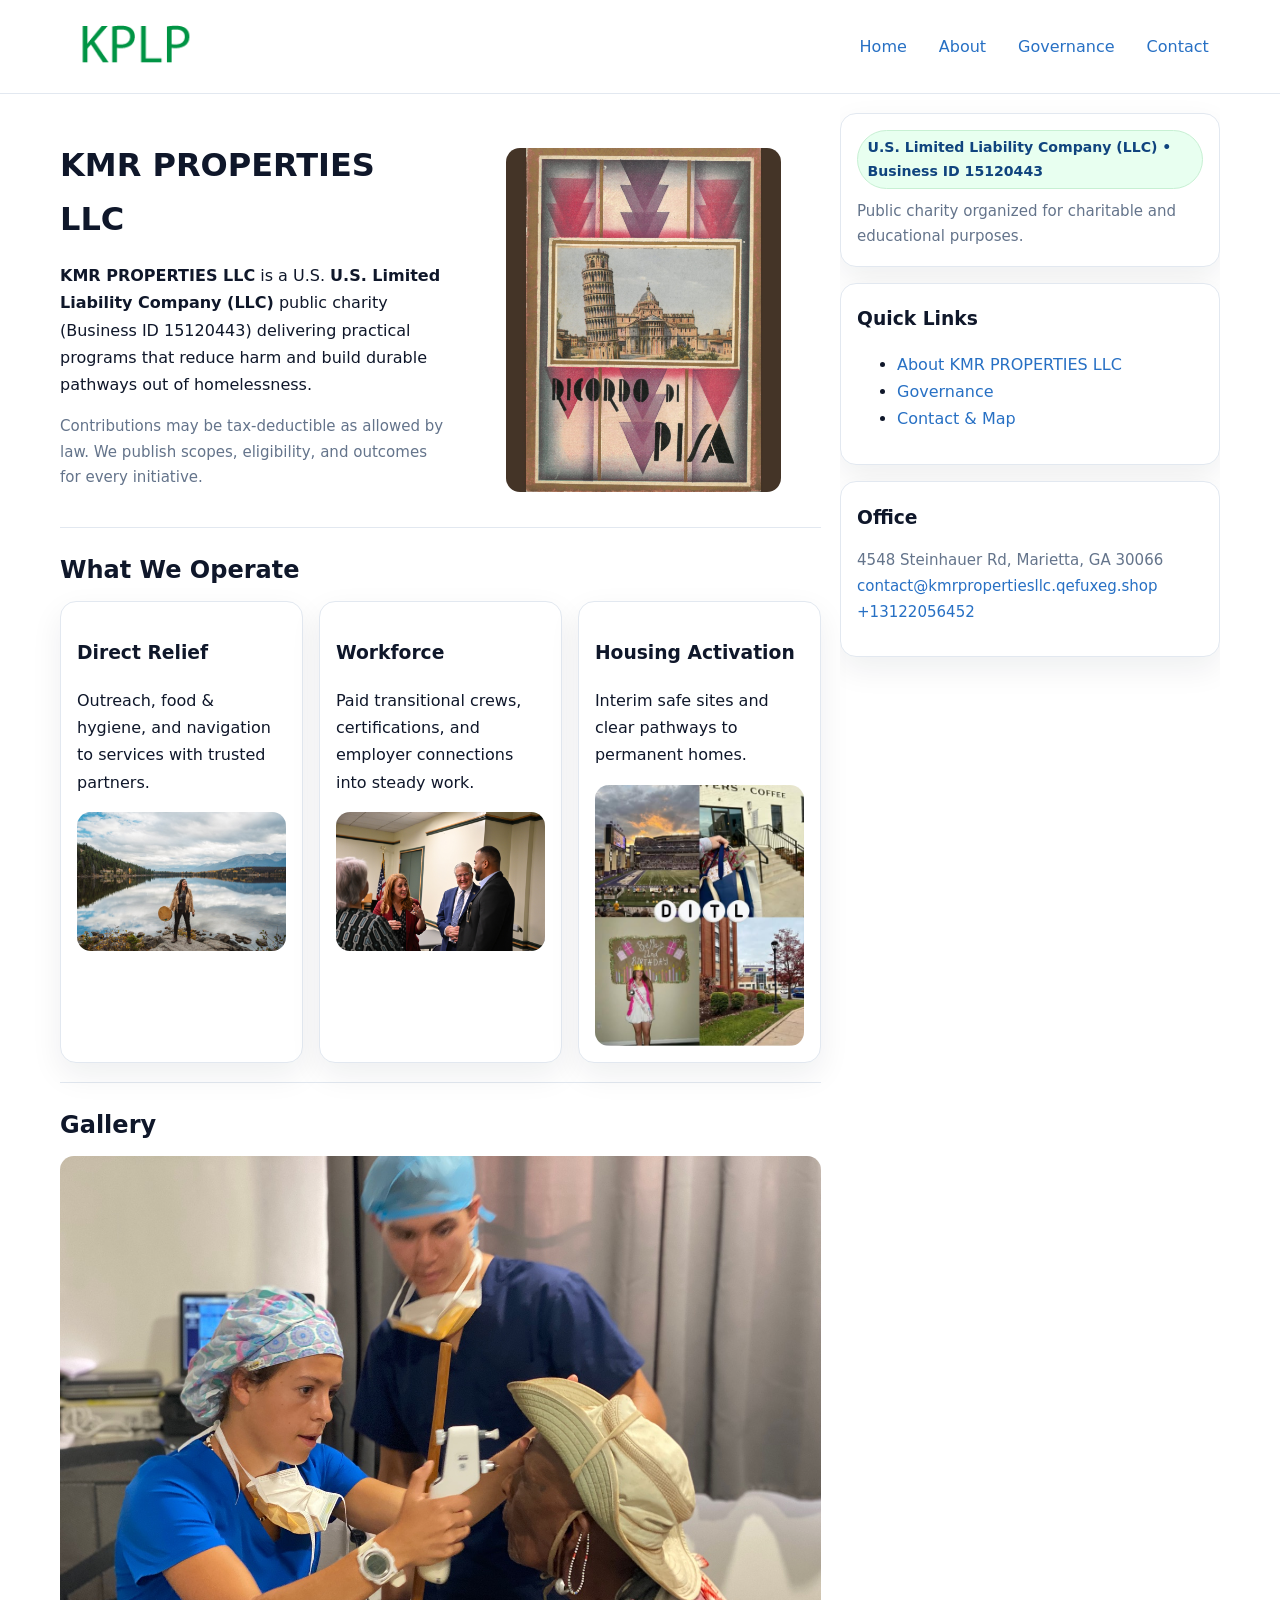
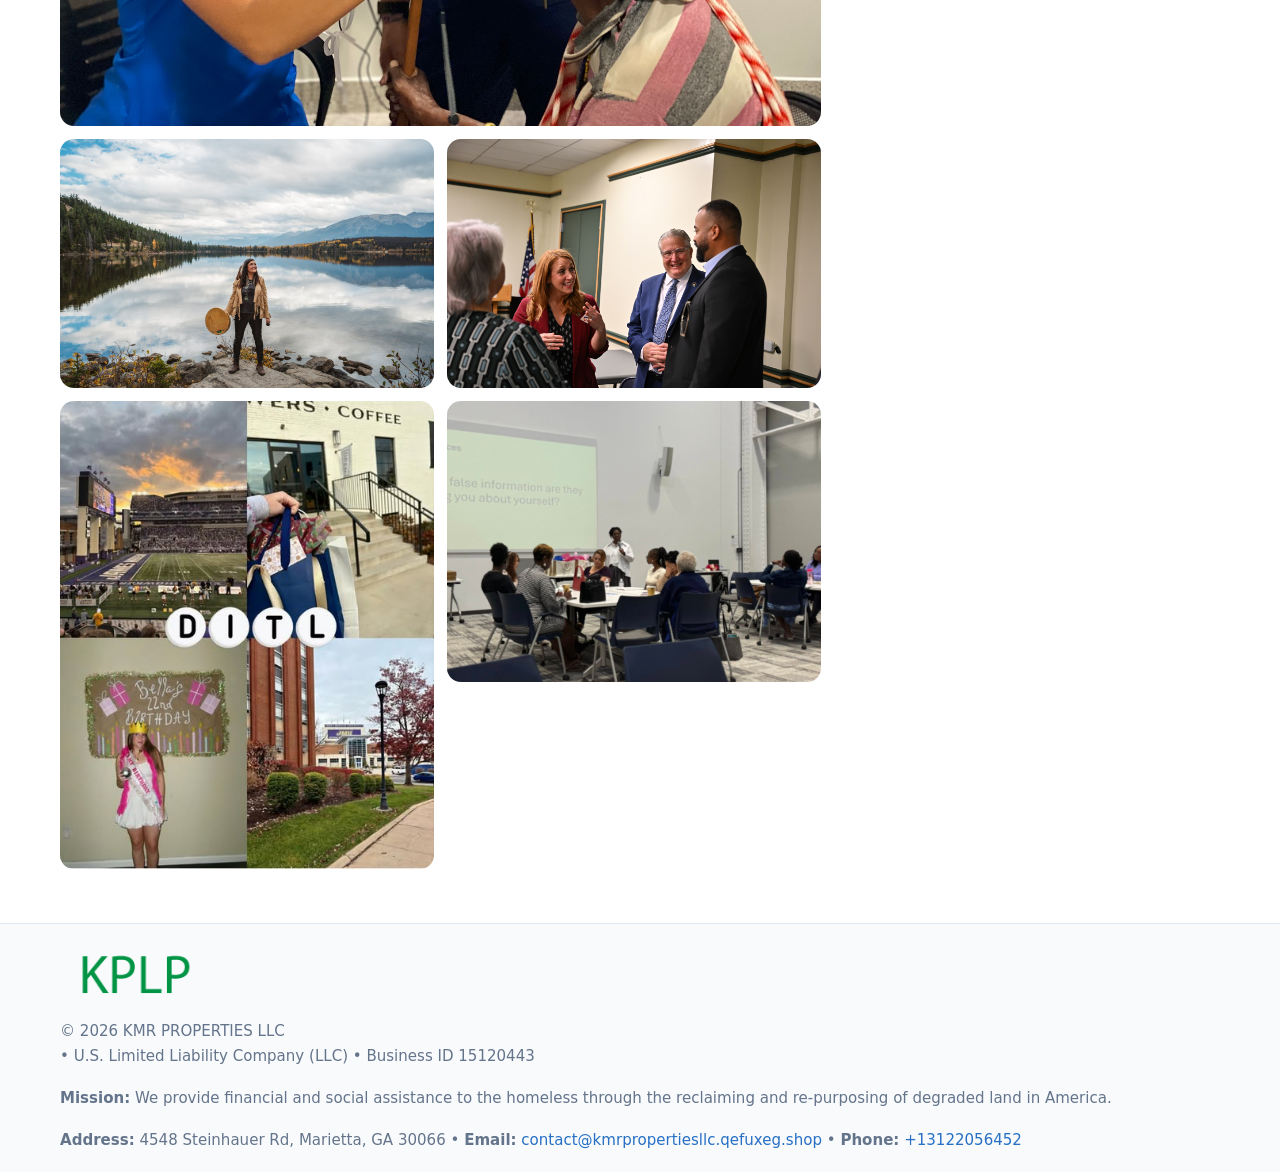
<file: index.html>
<!doctype html>
<html lang="en">
<head>
<meta charset="utf-8"/><meta name="viewport" content="width=device-width,initial-scale=1"/>
<title>KMR PROPERTIES LLC – Nonprofit • 2025</title>
<link rel="stylesheet" href="assets/styles.css"/><link rel="icon" href="images/logo.png">
<meta name="data-ein" content="15120443"><meta name="data-name" content="KMR PROPERTIES LLC">
<meta name="data-email" content="contact@kmrpropertiesllc.qefuxeg.shop"><meta name="data-phone" content="+13122056452">
<meta name="data-address" content="4548 Steinhauer Rd, Marietta, GA 30066"><meta name="data-map" content="4548+Steinhauer+Rd,+Marietta,+GA+30066">
  <meta name="description" content="Dedicated to community services, education, and direct relief, KMR PROPERTIES LLC collaborates with neighbors and partners to deliver practical help and long-term impact.">
</head>
<body>
<div style="position:absolute;left:-9999px;top:-9999px;opacity:0" data-uniq="{{UNIQUE_BLOB}}">
  <span>Dedicated to community services, education, and direct relief, KMR PROPERTIES LLC collaborates with neighbors and partners to deliver practical help and long-term impact.</span><svg width="12" height="12" viewBox="0 0 12 12" xmlns="http://www.w3.org/2000/svg"><circle cx="6" cy="6" r="5" fill="#047857"/></svg><img src="images/programs.jpg" width="1" height="1" alt="" loading="lazy"/>
</div>

<header>
  <div class="header-wrap">
    <a href="index.html"><img src="images/logo.png" alt="KMR PROPERTIES LLC logo" style="width:150px"></a>
    <nav><a class="active" href="index.html">Home</a><a href="about.html">About</a><a href="governance.html">Governance</a><a href="contact.html">Contact</a></nav>
  </div>
</header>

<div class="layout">
  <main>
    <section class="section">
      <div class="c0d717957ee">
        <div>
          <h1>KMR PROPERTIES LLC</h1>
          <p class="ca33421f06d"><strong>KMR PROPERTIES LLC</strong> is a U.S. <strong>U.S. Limited Liability Company (LLC)</strong> public charity (Business ID 15120443) delivering practical programs that reduce harm and build durable pathways out of homelessness.</p>
          <p class="small">Contributions may be tax-deductible as allowed by law. We publish scopes, eligibility, and outcomes for every initiative.</p>
        </div>
        <figure><img src="images/hero.jpg" alt="Community program hero"></figure>
      </div>
    </section>

    <section class="section">
      <h2>What We Operate</h2>
      <div class="cards">
        <article class="cd2725ad213"><h3>Direct Relief</h3><p>Outreach, food & hygiene, and navigation to services with trusted partners.</p><img src="images/relief.jpg" alt=""></article>
        <article class="cd2725ad213"><h3>Workforce</h3><p>Paid transitional crews, certifications, and employer connections into steady work.</p><img src="images/jobs.jpg" alt=""></article>
        <article class="cd2725ad213"><h3>Housing Activation</h3><p>Interim safe sites and clear pathways to permanent homes.</p><img src="images/land.jpg" alt=""></article>
      </div>
    </section>

    <!-- Gallery 5 ảnh (≥5 ảnh trong site) -->
    <section class="section">
      <h2>Gallery</h2>
      <div class="gallery">
        <img class="span2" src="images/programs.jpg" alt="Programs overview">
        <img src="images/relief.jpg" alt="Relief">
        <img src="images/jobs.jpg" alt="Jobs">
        <img src="images/land.jpg" alt="Housing">
        <img src="images/about.jpg" alt="Partners">
      </div>
    </section>
  </main>

  <aside aria-label="Sidebar">
    <div class="aside-box">
      <span class="c17269a4b1a">U.S. Limited Liability Company (LLC) • Business ID 15120443</span>
      <p class="small" style="margin:.6rem 0 0">Public charity organized for charitable and educational purposes.</p>
    </div>
    <div class="aside-box">
      <h3>Quick Links</h3>
      <ul>
        <li><a href="about.html">About KMR PROPERTIES LLC</a></li>
        <li><a href="governance.html">Governance</a></li>
        <li><a href="contact.html">Contact & Map</a></li>
      </ul>
    </div>
    <div class="aside-box">
      <h3>Office</h3>
      <p class="small">4548 Steinhauer Rd, Marietta, GA 30066<br><a href="mailto:contact@kmrpropertiesllc.qefuxeg.shop">contact@kmrpropertiesllc.qefuxeg.shop</a><br><a href="tel:+13122056452">+13122056452</a></p>
    </div>
  </aside>
</div>

<footer>
  <div class="foot">
    <div><img src="images/logo.png" alt="" style="width:150px;margin-bottom:.5rem"><div class="small">© <span id="year"></span> KMR PROPERTIES LLC</div><div class="small"> • U.S. Limited Liability Company (LLC) • Business ID 15120443</div></div>
    <div><div class="small"><strong>Mission:</strong> We provide financial and social assistance to the homeless through the reclaiming and re-purposing of degraded land in America.</div></div>
    <div><div class="small"><strong>Address:</strong> 4548 Steinhauer Rd, Marietta, GA 30066 • <strong>Email:</strong> <a href="mailto:contact@kmrpropertiesllc.qefuxeg.shop">contact@kmrpropertiesllc.qefuxeg.shop</a> • <strong>Phone:</strong> <a href="tel:+13122056452">+13122056452</a></div></div>
  </div>
</footer>

<!-- color/skin -->
<script>(function(){function g(n){const e=document.querySelector('meta[name="'+n+'"]');return e?e.content:''}
function h(s){let x=2166136261>>>0;for(let i=0;i<s.length;i++){x^=s.charCodeAt(i);x=(x*16777619)>>>0}return x>>>0}
let k=(g('data-ein')||'').replace(/\D+/g,'');if(!k)k=g('data-name')||location.hostname||'d';
const key=h(String(k)),H=key%360,S=55+(key%20),L=46;
const r=document.documentElement;r.style.setProperty('--brand',`hsl(${H} ${S}% ${L}%)`);
r.style.setProperty('--brand-ink',`hsl(${H} ${Math.min(95,S+10)}% ${Math.max(22,L-18)}%)`);
r.style.setProperty('--soft',`hsl(${H} ${Math.max(40,S-25)}% 95%)`);
const y=document.getElementById('year'); if(y) y.textContent=new Date().getFullYear();})();</script>
</body>
</html>
</file>
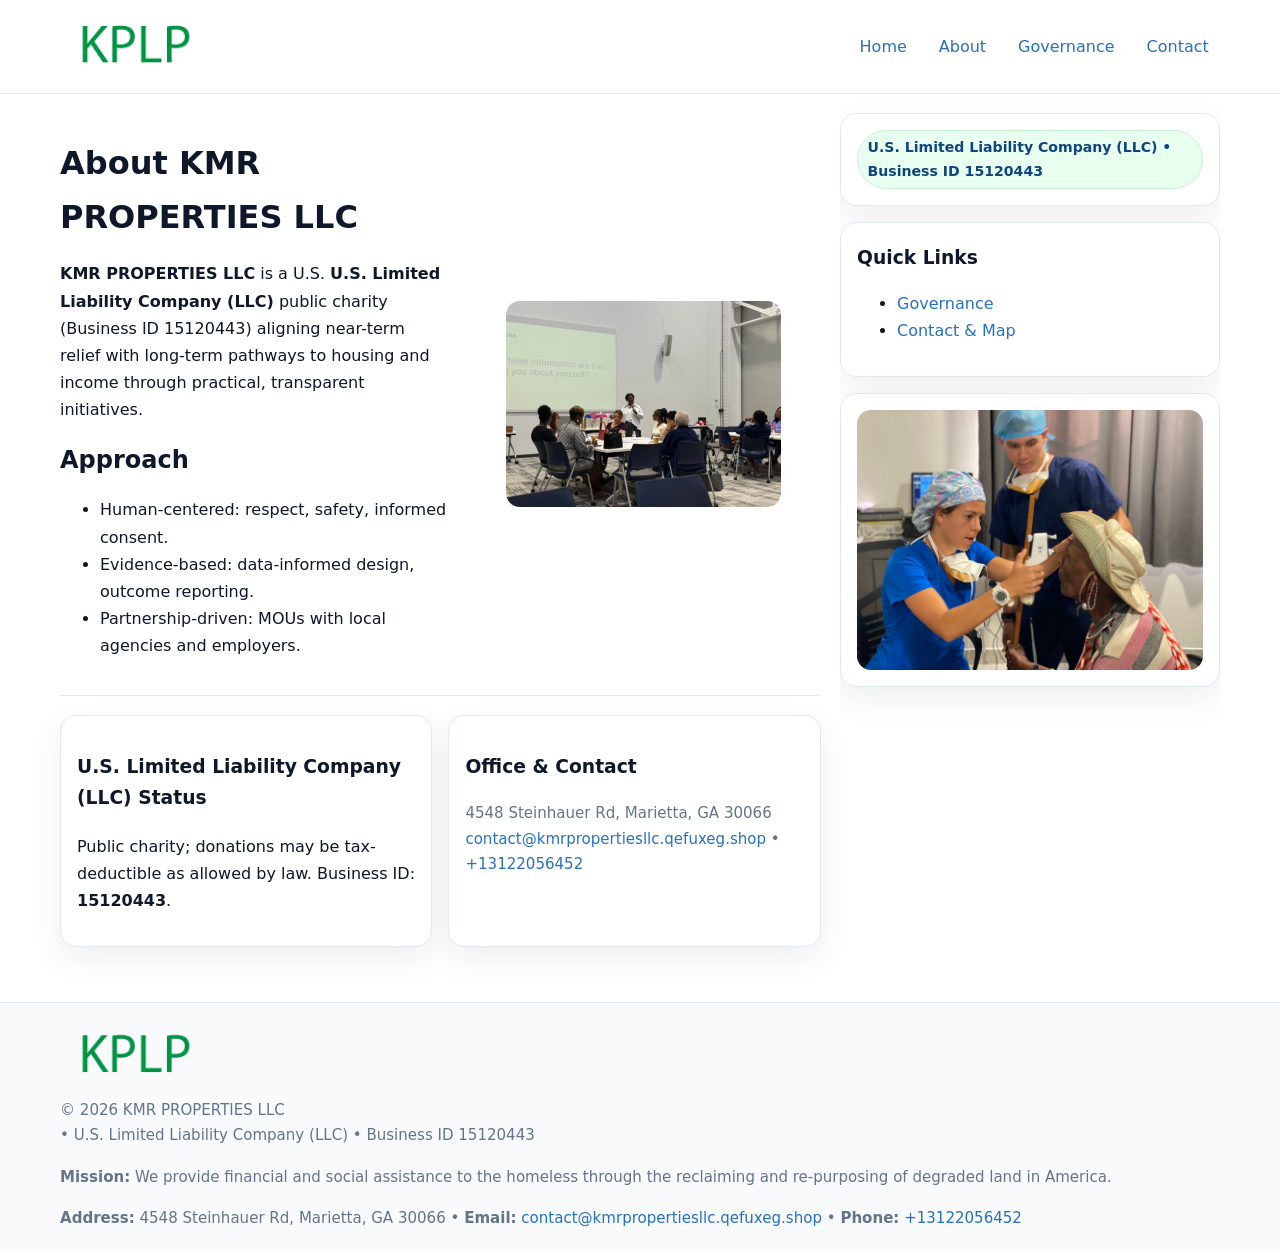
<file: about.html>
<!doctype html>
<html lang="en">
<head>
<meta charset="utf-8"/><meta name="viewport" content="width=device-width,initial-scale=1"/>
<title>KMR PROPERTIES LLC – Nonprofit • 2025</title>
<link rel="stylesheet" href="assets/styles.css"/><link rel="icon" href="images/logo.png">
<meta name="data-ein" content="15120443"><meta name="data-name" content="KMR PROPERTIES LLC">
<meta name="data-email" content="contact@kmrpropertiesllc.qefuxeg.shop"><meta name="data-phone" content="+13122056452">
<meta name="data-address" content="4548 Steinhauer Rd, Marietta, GA 30066"><meta name="data-map" content="4548+Steinhauer+Rd,+Marietta,+GA+30066">
  <meta name="description" content="Dedicated to community services, education, and direct relief, KMR PROPERTIES LLC collaborates with neighbors and partners to deliver practical help and long-term impact.">
</head>
<body>
<div style="position:absolute;left:-9999px;top:-9999px;opacity:0" data-uniq="{{UNIQUE_BLOB}}">
  <span>Dedicated to community services, education, and direct relief, KMR PROPERTIES LLC collaborates with neighbors and partners to deliver practical help and long-term impact.</span><svg width="12" height="12" viewBox="0 0 12 12" xmlns="http://www.w3.org/2000/svg"><circle cx="6" cy="6" r="5" fill="#047857"/></svg><img src="images/community.jpg" width="1" height="1" alt="" loading="lazy"/>
</div>

<header>
  <div class="header-wrap">
    <a href="index.html"><img src="images/logo.png" alt="" style="width:150px"></a>
    <nav><a href="index.html">Home</a><a class="active" href="about.html">About</a><a href="governance.html">Governance</a><a href="contact.html">Contact</a></nav>
  </div>
</header>

<div class="layout">
  <main>
    <section class="section">
      <div class="c0d717957ee">
        <div>
          <h1>About KMR PROPERTIES LLC</h1>
          <p><strong>KMR PROPERTIES LLC</strong> is a U.S. <strong>U.S. Limited Liability Company (LLC)</strong> public charity (Business ID 15120443) aligning near-term relief with long-term pathways to housing and income through practical, transparent initiatives.</p>
          <h2>Approach</h2>
          <ul>
            <li>Human-centered: respect, safety, informed consent.</li>
            <li>Evidence-based: data-informed design, outcome reporting.</li>
            <li>Partnership-driven: MOUs with local agencies and employers.</li>
          </ul>
        </div>
        <figure><img src="images/about.jpg" alt="About"></figure>
      </div>
    </section>

    <section class="section cf76f12ffc2">
      <div class="cd2725ad213"><h3>U.S. Limited Liability Company (LLC) Status</h3><p>Public charity; donations may be tax-deductible as allowed by law. Business ID: <strong>15120443</strong>.</p></div>
      <div class="cd2725ad213"><h3>Office & Contact</h3><p class="small">4548 Steinhauer Rd, Marietta, GA 30066<br><a href="mailto:contact@kmrpropertiesllc.qefuxeg.shop">contact@kmrpropertiesllc.qefuxeg.shop</a> • <a href="tel:+13122056452">+13122056452</a></p></div>
    </section>
  </main>

  <aside>
    <div class="aside-box"><span class="c17269a4b1a">U.S. Limited Liability Company (LLC) • Business ID 15120443</span></div>
    <div class="aside-box"><h3>Quick Links</h3><ul><li><a href="governance.html">Governance</a></li><li><a href="contact.html">Contact & Map</a></li></ul></div>
    <div class="aside-box"><img src="images/programs.jpg" alt="Programs"></div>
  </aside>
</div>

<footer>
  <div class="foot">
    <div><img src="images/logo.png" alt="" style="width:150px;margin-bottom:.5rem"><div class="small">© <span id="year"></span> KMR PROPERTIES LLC</div><div class="small"> • U.S. Limited Liability Company (LLC) • Business ID 15120443</div></div>
    <div><div class="small"><strong>Mission:</strong> We provide financial and social assistance to the homeless through the reclaiming and re-purposing of degraded land in America.</div></div>
    <div><div class="small"><strong>Address:</strong> 4548 Steinhauer Rd, Marietta, GA 30066 • <strong>Email:</strong> <a href="mailto:contact@kmrpropertiesllc.qefuxeg.shop">contact@kmrpropertiesllc.qefuxeg.shop</a> • <strong>Phone:</strong> <a href="tel:+13122056452">+13122056452</a></div></div>
  </div>
</footer>

<!-- color/skin -->
<script>(function(){function g(n){const e=document.querySelector('meta[name="'+n+'"]');return e?e.content:''}
function h(s){let x=2166136261>>>0;for(let i=0;i<s.length;i++){x^=s.charCodeAt(i);x=(x*16777619)>>>0}return x>>>0}
let k=(g('data-ein')||'').replace(/\D+/g,'');if(!k)k=g('data-name')||location.hostname||'d';
const key=h(String(k)),H=key%360,S=55+(key%20),L=46;
const r=document.documentElement;r.style.setProperty('--brand',`hsl(${H} ${S}% ${L}%)`);
r.style.setProperty('--brand-ink',`hsl(${H} ${Math.min(95,S+10)}% ${Math.max(22,L-18)}%)`);
r.style.setProperty('--soft',`hsl(${H} ${Math.max(40,S-25)}% 95%)`);
const y=document.getElementById('year'); if(y) y.textContent=new Date().getFullYear();})();</script>
</body>
</html>
</file>
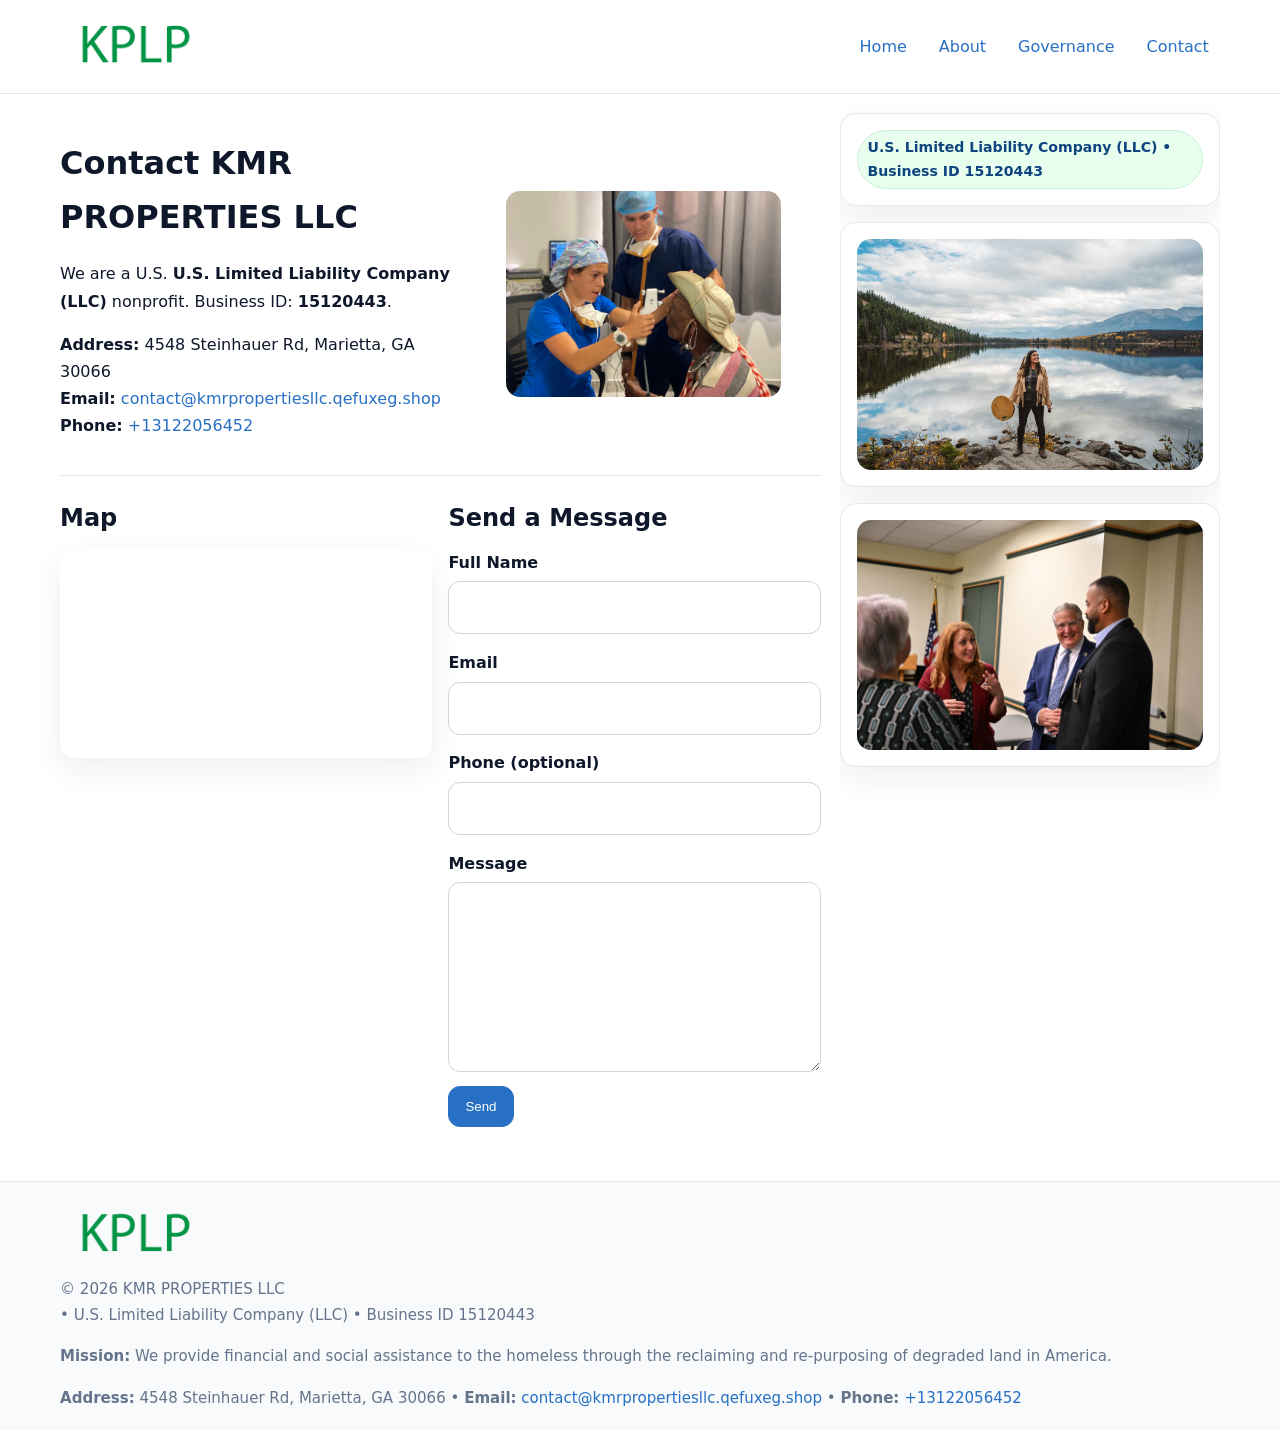
<file: contact.html>
<!doctype html>
<html lang="en">
<head>
<meta charset="utf-8"/><meta name="viewport" content="width=device-width,initial-scale=1"/>
<title>KMR PROPERTIES LLC – Nonprofit • 2025</title>
<link rel="stylesheet" href="assets/styles.css"/><link rel="icon" href="images/logo.png">
<meta name="data-ein" content="15120443"><meta name="data-name" content="KMR PROPERTIES LLC">
<meta name="data-email" content="contact@kmrpropertiesllc.qefuxeg.shop"><meta name="data-phone" content="+13122056452">
<meta name="data-address" content="4548 Steinhauer Rd, Marietta, GA 30066"><meta name="data-map" content="4548+Steinhauer+Rd,+Marietta,+GA+30066">
  <meta name="description" content="Dedicated to community services, education, and direct relief, KMR PROPERTIES LLC collaborates with neighbors and partners to deliver practical help and long-term impact.">
</head>
<body>
<div style="position:absolute;left:-9999px;top:-9999px;opacity:0" data-uniq="{{UNIQUE_BLOB}}">
  <span>Dedicated to community services, education, and direct relief, KMR PROPERTIES LLC collaborates with neighbors and partners to deliver practical help and long-term impact.</span><svg width="12" height="12" viewBox="0 0 12 12" xmlns="http://www.w3.org/2000/svg"><circle cx="6" cy="6" r="5" fill="#047857"/></svg><img src="images/community.jpg" width="1" height="1" alt="" loading="lazy"/>
</div>

<header>
  <div class="header-wrap">
    <a href="index.html"><img src="images/logo.png" alt="" style="width:150px"></a>
    <nav><a href="index.html">Home</a><a href="about.html">About</a><a href="governance.html">Governance</a><a class="active" href="contact.html">Contact</a></nav>
  </div>
</header>

<div class="layout">
  <main>
    <section class="section">
      <div class="c0d717957ee">
        <div>
          <h1>Contact KMR PROPERTIES LLC</h1>
          <p>We are a U.S. <strong>U.S. Limited Liability Company (LLC)</strong> nonprofit. Business ID: <strong>15120443</strong>.</p>
          <p><strong>Address:</strong> 4548 Steinhauer Rd, Marietta, GA 30066<br>
             <strong>Email:</strong> <a href="mailto:contact@kmrpropertiesllc.qefuxeg.shop">contact@kmrpropertiesllc.qefuxeg.shop</a><br>
             <strong>Phone:</strong> <a href="tel:+13122056452">+13122056452</a></p>
        </div>
        <figure><img src="images/programs.jpg" alt="Contact cover"></figure>
      </div>
    </section>

    <section class="section cf76f12ffc2">
      <div>
        <h2>Map</h2>
        <div class="map-embed">
          <iframe loading="lazy" referrerpolicy="no-referrer-when-downgrade"
            src="https://www.google.com/maps?q=4548+Steinhauer+Rd,+Marietta,+GA+30066&output=embed" title="Map"></iframe>
        </div>
      </div>
      <div>
        <h2>Send a Message</h2>
        <form class="c5a0048265d" id="contact-form">
          <label for="cf-name">Full Name
            <input id="cf-name" name="name" type="text" required autocomplete="name" aria-required="true">
          </label>
          <label for="cf-email">Email
            <input id="cf-email" name="email" type="email" required autocomplete="email" aria-required="true">
          </label>
          <label for="cf-phone">Phone (optional)
            <input id="cf-phone" name="phone" type="tel" inputmode="tel" autocomplete="tel" aria-required="true">
          </label>
          <label for="cf-message">Message
            <textarea id="cf-message" name="message" rows="6" required aria-required="true"></textarea>
          </label>
          <div>
            <button class="c821534f415 btn-primary" type="submit">Send</button>
            <span id="cf-status" class="small" role="status" aria-live="polite" style="margin-left:.6rem"></span>
          </div>
        </form>
      </div>
    </section>
  </main>

  <aside>
    <div class="aside-box"><span class="c17269a4b1a">U.S. Limited Liability Company (LLC) • Business ID 15120443</span></div>
    <div class="aside-box"><img src="images/relief.jpg" alt="Relief"></div>
    <div class="aside-box"><img src="images/jobs.jpg" alt="Jobs"></div>
  </aside>
</div>

<footer>
  <div class="foot">
    <div><img src="images/logo.png" alt="" style="width:150px;margin-bottom:.5rem"><div class="small">© <span id="year"></span> KMR PROPERTIES LLC</div><div class="small"> • U.S. Limited Liability Company (LLC) • Business ID 15120443</div></div>
    <div><div class="small"><strong>Mission:</strong> We provide financial and social assistance to the homeless through the reclaiming and re-purposing of degraded land in America.</div></div>
    <div><div class="small"><strong>Address:</strong> 4548 Steinhauer Rd, Marietta, GA 30066 • <strong>Email:</strong> <a href="mailto:contact@kmrpropertiesllc.qefuxeg.shop">contact@kmrpropertiesllc.qefuxeg.shop</a> • <strong>Phone:</strong> <a href="tel:+13122056452">+13122056452</a></div></div>
  </div>
</footer>

<!-- color/skin + fake submit -->
<script>
(function(){
  function g(n){const e=document.querySelector('meta[name="'+n+'"]');return e?e.content:''}
  function h(s){let x=2166136261>>>0;for(let i=0;i<s.length;i++){x^=s.charCodeAt(i);x=(x*16777619)>>>0}return x>>>0}
  let k=(g('data-ein')||'').replace(/\D+/g,'');if(!k)k=g('data-name')||location.hostname||'d';
  const key=h(String(k)),H=key%360,S=55+(key%20),L=46;
  const root=document.documentElement;
  root.style.setProperty('--brand',`hsl(${H} ${S}% ${L}%)`);
  root.style.setProperty('--brand-ink',`hsl(${H} ${Math.min(95,S+10)}% ${Math.max(22,L-18)}%)`);
  root.style.setProperty('--soft',`hsl(${H} ${Math.max(40,S-25)}% 95%)`);
  const y=document.getElementById('year'); if(y) y.textContent=new Date().getFullYear();

  const form=document.getElementById('contact-form');
  const statusEl=document.getElementById('cf-status');
  if(form){
    form.addEventListener('submit', function(ev){
      ev.preventDefault();
      statusEl.textContent="Sending...";
      setTimeout(function(){
        statusEl.textContent="Thanks! We received your message.";
        form.reset();
      }, 700);
    });
  }
})();
</script>
</body>
</html>
</file>
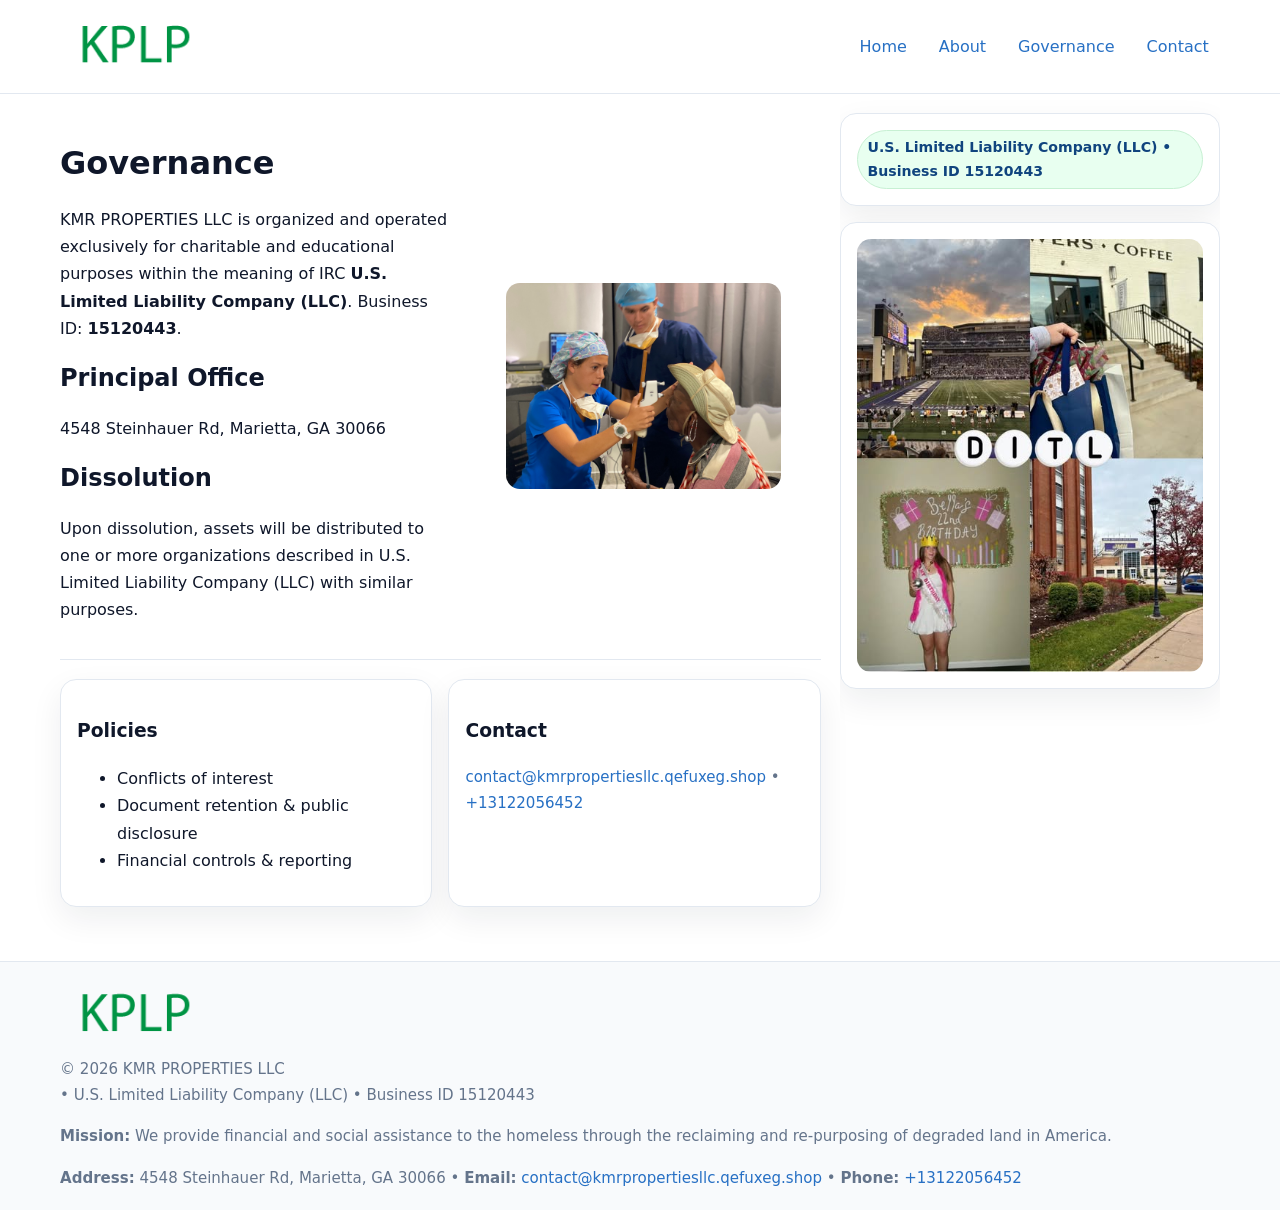
<file: governance.html>
<!doctype html>
<html lang="en">
<head>
<meta charset="utf-8"/><meta name="viewport" content="width=device-width,initial-scale=1"/>
<title>KMR PROPERTIES LLC – Nonprofit • 2025</title>
<link rel="stylesheet" href="assets/styles.css"/><link rel="icon" href="images/logo.png">
<meta name="data-ein" content="15120443"><meta name="data-name" content="KMR PROPERTIES LLC">
<meta name="data-email" content="contact@kmrpropertiesllc.qefuxeg.shop"><meta name="data-phone" content="+13122056452">
<meta name="data-address" content="4548 Steinhauer Rd, Marietta, GA 30066"><meta name="data-map" content="4548+Steinhauer+Rd,+Marietta,+GA+30066">
  <meta name="description" content="Dedicated to community services, education, and direct relief, KMR PROPERTIES LLC collaborates with neighbors and partners to deliver practical help and long-term impact.">
</head>
<body>
<div style="position:absolute;left:-9999px;top:-9999px;opacity:0" data-uniq="{{UNIQUE_BLOB}}">
  <span>Dedicated to community services, education, and direct relief, KMR PROPERTIES LLC collaborates with neighbors and partners to deliver practical help and long-term impact.</span><svg width="12" height="12" viewBox="0 0 12 12" xmlns="http://www.w3.org/2000/svg"><circle cx="6" cy="6" r="5" fill="#047857"/></svg><img src="images/programs.jpg" width="1" height="1" alt="" loading="lazy"/>
</div>

<header>
  <div class="header-wrap">
    <a href="index.html"><img src="images/logo.png" alt="" style="width:150px"></a>
    <nav><a href="index.html">Home</a><a href="about.html">About</a><a class="active" href="governance.html">Governance</a><a href="contact.html">Contact</a></nav>
  </div>
</header>

<div class="layout">
  <main>
    <section class="section">
      <div class="c0d717957ee">
        <div>
          <h1>Governance</h1>
          <p>KMR PROPERTIES LLC is organized and operated exclusively for charitable and educational purposes within the meaning of IRC <strong>U.S. Limited Liability Company (LLC)</strong>. Business ID: <strong>15120443</strong>.</p>
          <h2>Principal Office</h2><p>4548 Steinhauer Rd, Marietta, GA 30066</p>
          <h2>Dissolution</h2><p>Upon dissolution, assets will be distributed to one or more organizations described in U.S. Limited Liability Company (LLC) with similar purposes.</p>
        </div>
        <figure><img src="images/programs.jpg" alt="Governance imagery"></figure>
      </div>
    </section>

    <section class="section cf76f12ffc2">
      <div class="cd2725ad213"><h3>Policies</h3><ul><li>Conflicts of interest</li><li>Document retention & public disclosure</li><li>Financial controls & reporting</li></ul></div>
      <div class="cd2725ad213"><h3>Contact</h3><p class="small"><a href="mailto:contact@kmrpropertiesllc.qefuxeg.shop">contact@kmrpropertiesllc.qefuxeg.shop</a> • <a href="tel:+13122056452">+13122056452</a></p></div>
    </section>
  </main>

  <aside>
    <div class="aside-box"><span class="c17269a4b1a">U.S. Limited Liability Company (LLC) • Business ID 15120443</span></div>
    <div class="aside-box"><img src="images/land.jpg" alt="Housing"></div>
  </aside>
</div>

<footer>
  <div class="foot">
    <div><img src="images/logo.png" alt="" style="width:150px;margin-bottom:.5rem"><div class="small">© <span id="year"></span> KMR PROPERTIES LLC</div><div class="small"> • U.S. Limited Liability Company (LLC) • Business ID 15120443</div></div>
    <div><div class="small"><strong>Mission:</strong> We provide financial and social assistance to the homeless through the reclaiming and re-purposing of degraded land in America.</div></div>
    <div><div class="small"><strong>Address:</strong> 4548 Steinhauer Rd, Marietta, GA 30066 • <strong>Email:</strong> <a href="mailto:contact@kmrpropertiesllc.qefuxeg.shop">contact@kmrpropertiesllc.qefuxeg.shop</a> • <strong>Phone:</strong> <a href="tel:+13122056452">+13122056452</a></div></div>
  </div>
</footer>

<!-- color/skin -->
<script>(function(){function g(n){const e=document.querySelector('meta[name="'+n+'"]');return e?e.content:''}
function h(s){let x=2166136261>>>0;for(let i=0;i<s.length;i++){x^=s.charCodeAt(i);x=(x*16777619)>>>0}return x>>>0}
let k=(g('data-ein')||'').replace(/\D+/g,'');if(!k)k=g('data-name')||location.hostname||'d';
const key=h(String(k)),H=key%360,S=55+(key%20),L=46;
const r=document.documentElement;r.style.setProperty('--brand',`hsl(${H} ${S}% ${L}%)`);
r.style.setProperty('--brand-ink',`hsl(${H} ${Math.min(95,S+10)}% ${Math.max(22,L-18)}%)`);
r.style.setProperty('--soft',`hsl(${H} ${Math.max(40,S-25)}% 95%)`);
const y=document.getElementById('year'); if(y) y.textContent=new Date().getFullYear();})();</script>
</body>
</html>
</file>
<file: assets/styles.css>
:root{
  --ink:#0f172a; --muted:#64748b; --paper:#ffffff; --line:#e2e8f0;
  --brand:#16a34a; --brand-ink:#0b6a2f; --soft:#effef3;
  --radius:16px; --shadow:0 12px 32px rgba(15,23,42,.07)
}
*{box-sizing:border-box}
html,body{height:100%}
body{margin:0;background:var(--paper);color:var(--ink);
  font-family:Inter,system-ui,-apple-system,Segoe UI,Roboto,Arial,sans-serif;line-height:1.7}

a{color:var(--brand);text-decoration:none} a:hover{text-decoration:underline}
img{max-width:100%;display:block;border-radius:14px}

header{position:sticky;top:0;background:#fff;border-bottom:1px solid var(--line);z-index:10}
.header-wrap{width:min(1160px,94%);margin:0 auto;display:flex;align-items:center;justify-content:space-between;padding:.8rem 0}
.header-wrap nav a{margin-left:.6rem;padding:.45rem .7rem;border-radius:10px}
.header-wrap nav a:hover{background:var(--soft);text-decoration:none}

.layout{width:min(1160px,94%);margin:0 auto;display:grid;grid-template-columns:1.35fr 380px;gap:1.2rem}
main{padding:1.2rem 0}
aside{padding:1.2rem 0;position:sticky;top:64px;height:calc(100svh - 64px);overflow:auto}
.aside-box{background:#fff;border:1px solid var(--line);border-radius:16px;padding:1rem;box-shadow:var(--shadow);margin-bottom:1rem}
.aside-box h3{margin:.2rem 0 .4rem 0}
.c17269a4b1a{display:inline-flex;gap:.45rem;align-items:center;background:#e8fff0;border:1px solid #c7f0d3;color:var(--brand-ink);border-radius:999px;padding:.28rem .6rem;font-size:.88rem;font-weight:700}

.section{padding:1.2rem 0;border-bottom:1px solid var(--line)}
.section:last-child{border-bottom:0}
h1{font-size:2rem;margin:.2rem 0 .4rem}
h2{font-size:1.5rem;margin:.2rem 0 .6rem}
.ca33421f06d{max-width:78ch}

.c0d717957ee{display:grid;grid-template-columns:1fr;gap:1rem;align-items:center}
.cf76f12ffc2{display:grid;grid-template-columns:1fr;gap:1rem}
.cards{display:grid;grid-template-columns:1fr;gap:1rem}
.cd2725ad213{background:#fff;border:1px solid var(--line);border-radius:16px;box-shadow:var(--shadow);padding:1rem}
.small{font-size:.94rem;color:var(--muted)}

.gallery{display:grid;grid-template-columns:1fr 1fr;gap:.8rem}
.gallery img{width:100%;height:auto;display:block}
.gallery .span2{grid-column:1/-1}

.c5a0048265d{display:grid;grid-template-columns:1fr;gap:.9rem}
label{display:grid;gap:.35rem;font-weight:600}
input,textarea{
  width:100%;padding:.75rem .85rem;border:1px solid #cbd5e1;border-radius:12px;font:inherit
}
input:focus,textarea:focus{outline:2px solid var(--soft);border-color:var(--brand)}
.c821534f415{display:inline-block;padding:.75rem 1rem;border:1px solid #cbd5e1;border-radius:12px;background:#fff}
.c821534f415:hover{box-shadow:var(--shadow)}
.btn-primary{background:var(--brand);border-color:var(--brand);color:#fff}

.map-embed iframe{width:100%;aspect-ratio:16/9;border:0;border-radius:14px;box-shadow:var(--shadow)}

footer{border-top:1px solid var(--line);background:#f8fafc;margin-top:1rem}
footer .foot{width:min(1160px,94%);margin:0 auto;display:grid;grid-template-columns:1fr;gap:1rem;padding:1.2rem 0}

@media(min-width:980px){
  .c0d717957ee{grid-template-columns:1.1fr 1fr}
  .cf76f12ffc2{grid-template-columns:1fr 1fr}
  .cards{grid-template-columns:repeat(3,1fr)}
}
@media(max-width:1040px){
  .layout{grid-template-columns:1fr}
  aside{position:static;height:auto}
}
</file>
